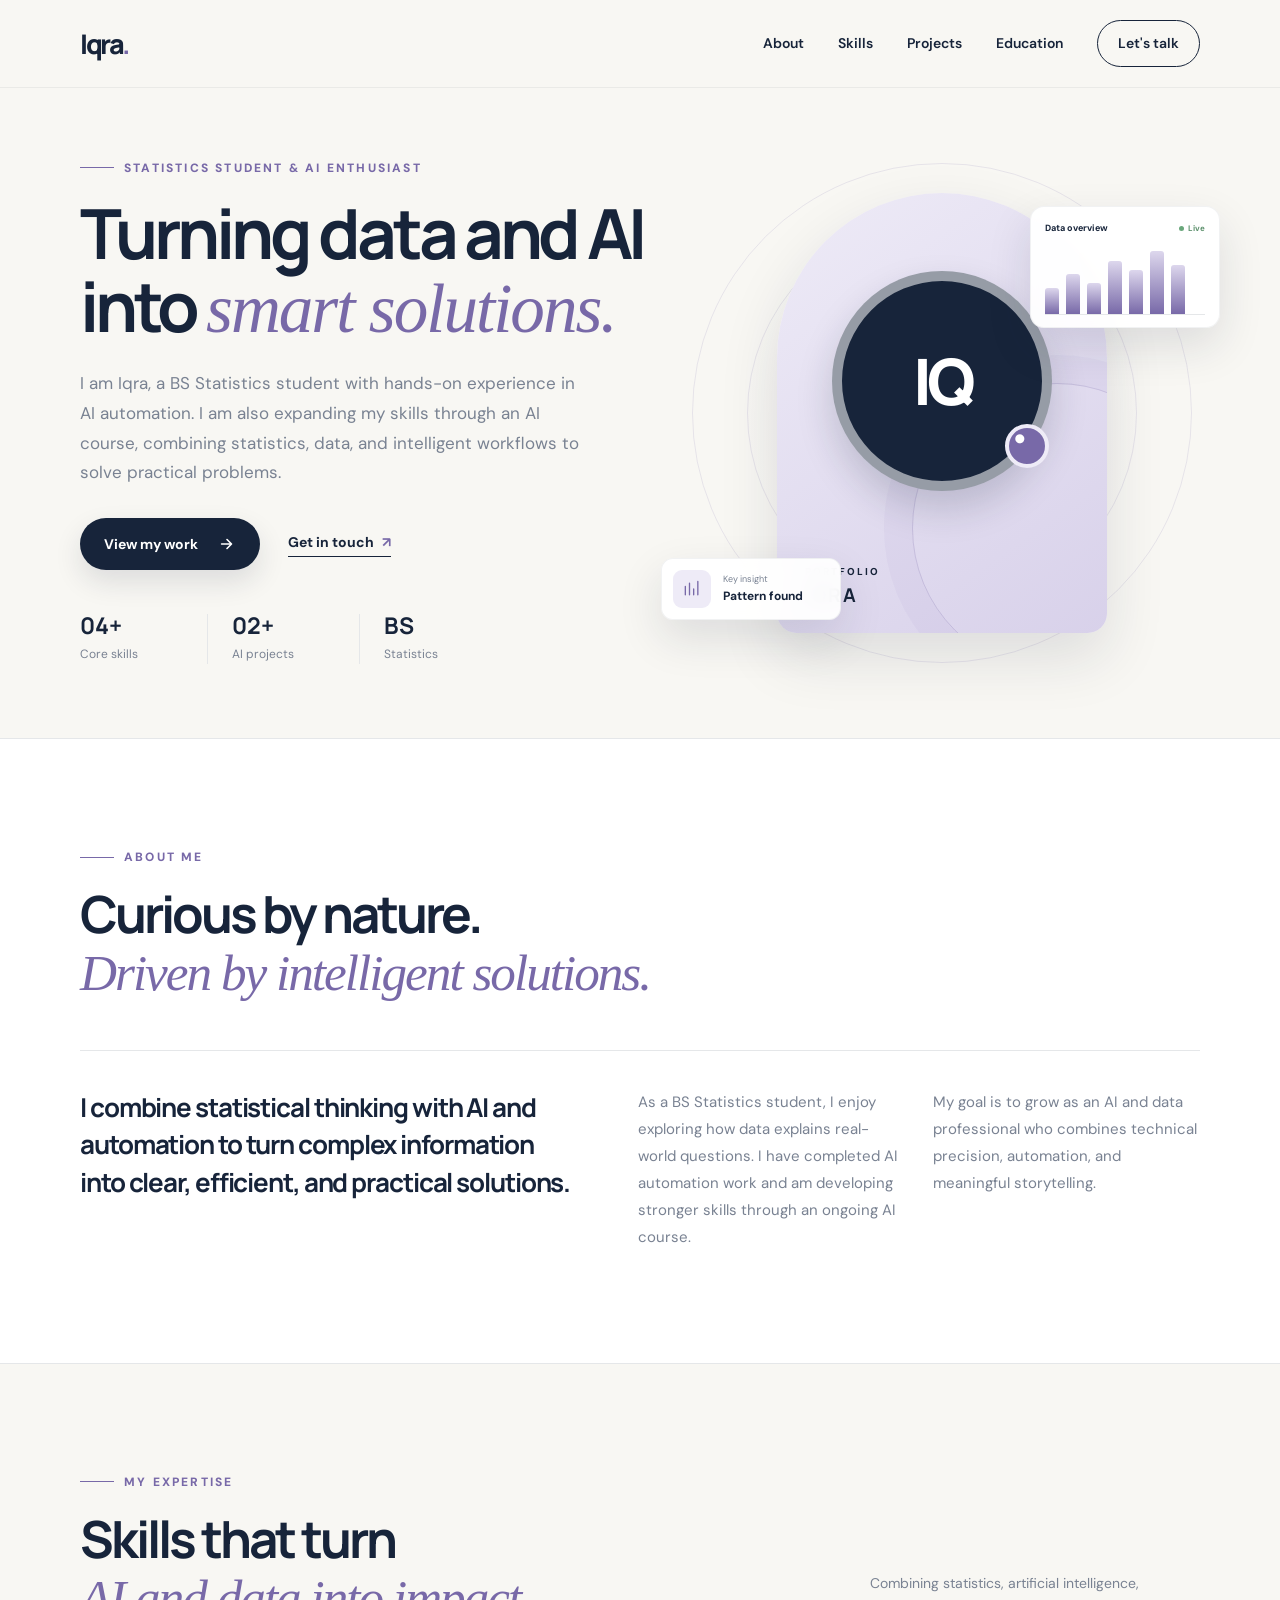
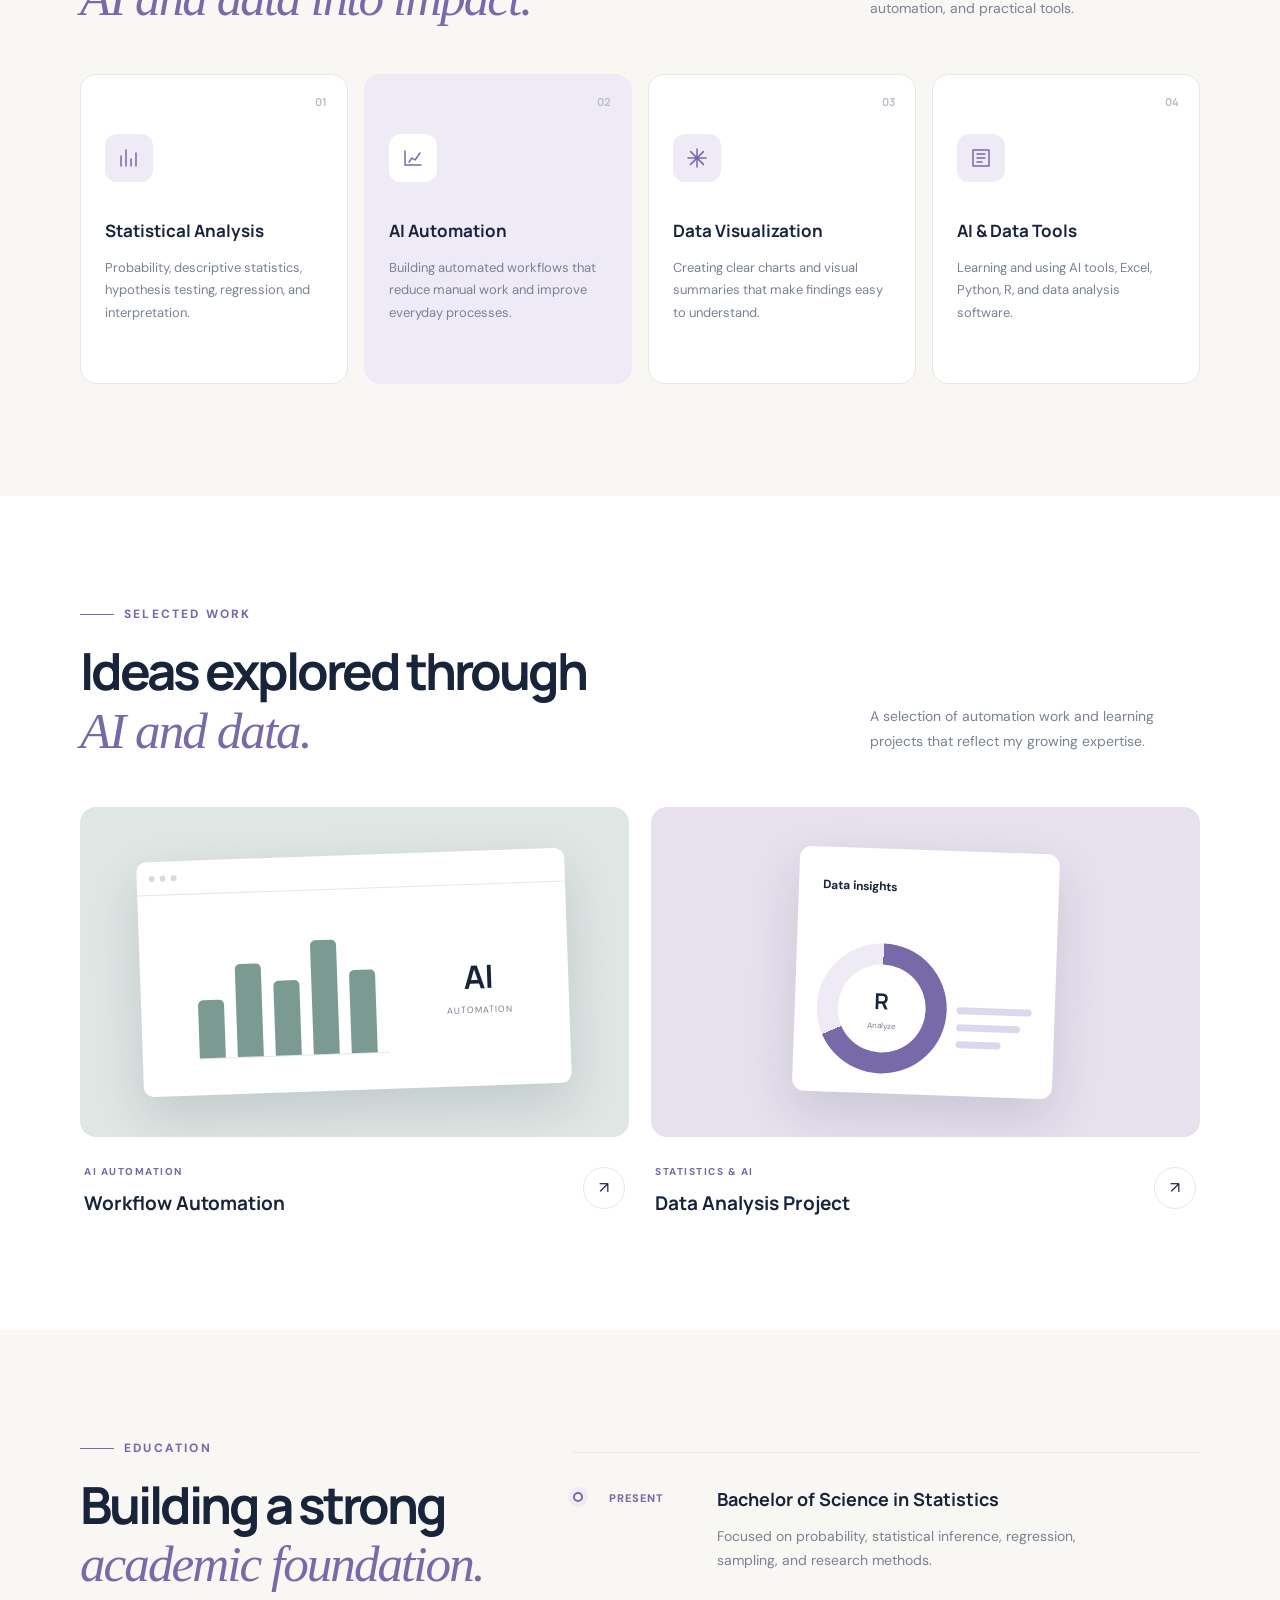
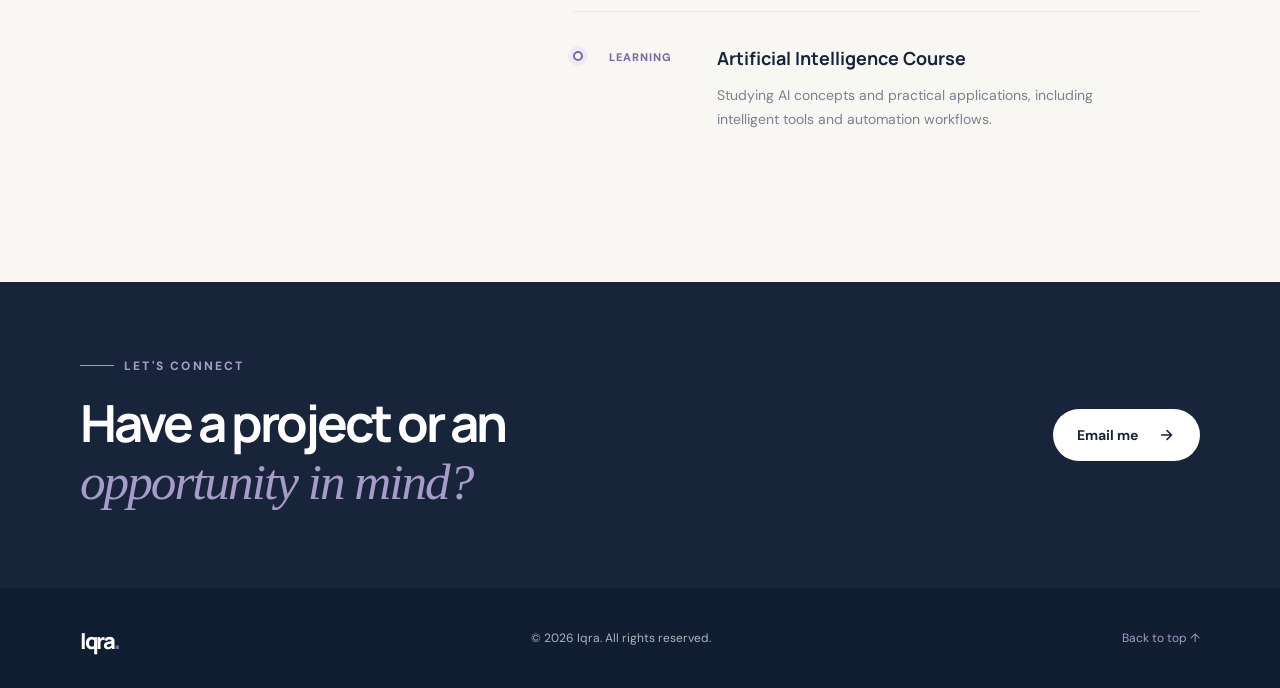
<file: index.html>
<!DOCTYPE html>
<html lang="en">
<head>
  <meta charset="UTF-8">
  <meta name="viewport" content="width=device-width, initial-scale=1.0">
  <meta name="description" content="Iqra's statistics and AI automation portfolio - projects, skills, and education.">
  <title>Iqra | Statistics Student & AI Automation</title>
  <link rel="preconnect" href="https://fonts.googleapis.com">
  <link rel="preconnect" href="https://fonts.gstatic.com" crossorigin>
  <link href="https://fonts.googleapis.com/css2?family=DM+Sans:wght@400;500;600;700&family=Manrope:wght@600;700;800&display=swap" rel="stylesheet">
  <link rel="stylesheet" href="styles.css">
</head>
<body>
  <header class="header">
    <nav class="nav container" aria-label="Main navigation">
      <a class="logo" href="#home" aria-label="Iqra - Home">
        <span>I</span><span>q</span><span>r</span><span>a</span><b>.</b>
      </a>

      <input type="checkbox" id="nav-toggle" class="nav-toggle" aria-label="Toggle navigation">
      <label for="nav-toggle" class="nav-toggle-label">
        <span></span>
        <span></span>
        <span></span>
      </label>

      <div class="nav-links">
        <a href="#about">About</a>
        <a href="#skills">Skills</a>
        <a href="#projects">Projects</a>
        <a href="#education">Education</a>
        <a class="nav-button" href="#contact">Let's talk</a>
      </div>
    </nav>
  </header>

  <main>
    <section class="hero" id="home">
      <div class="container hero-grid">
        <div class="hero-content">
          <p class="eyebrow"><span></span> Statistics Student &amp; AI Enthusiast</p>
          <h1>Turning data and AI into <em>smart solutions.</em></h1>
          <p class="hero-description">
            I am Iqra, a BS Statistics student with hands-on experience in AI automation.
            I am also expanding my skills through an AI course, combining statistics,
            data, and intelligent workflows to solve practical problems.
          </p>
          <div class="hero-actions">
            <a class="button button-primary" href="#projects">
              View my work
              <svg viewBox="0 0 20 20" aria-hidden="true"><path d="M4 10h10M10 5l5 5-5 5"/></svg>
            </a>
            <a class="text-link" href="#contact">Get in touch <span>&nearr;</span></a>
          </div>
          <div class="hero-meta" aria-label="Areas of interest">
            <div><strong>04+</strong><span>Core skills</span></div>
            <div><strong>02+</strong><span>AI projects</span></div>
            <div><strong>BS</strong><span>Statistics</span></div>
          </div>
        </div>

        <div class="hero-visual" aria-label="Data visualization illustration">
          <div class="orbit orbit-one"></div>
          <div class="orbit orbit-two"></div>
          <div class="profile-card">
            <div class="profile-accent"></div>
            <div class="avatar" aria-label="Iqra initials">
              <span>IQ</span>
              <div class="avatar-dots"></div>
            </div>
            <div class="profile-info">
              <span>Portfolio</span>
              <strong>IQRA</strong>
            </div>
          </div>

          <div class="floating-card chart-card">
            <div class="chart-heading">
              <span>Data overview</span>
              <span class="live-dot">Live</span>
            </div>
            <div class="mini-chart" aria-hidden="true">
              <span style="--h: 38%"></span>
              <span style="--h: 58%"></span>
              <span style="--h: 46%"></span>
              <span style="--h: 78%"></span>
              <span style="--h: 64%"></span>
              <span style="--h: 92%"></span>
              <span style="--h: 72%"></span>
            </div>
          </div>

          <div class="floating-card insight-card">
            <div class="insight-icon">
              <svg viewBox="0 0 24 24" aria-hidden="true"><path d="M4 19V9m5 10V5m5 14v-7m5 7V3"/></svg>
            </div>
            <div>
              <small>Key insight</small>
              <strong>Pattern found</strong>
            </div>
          </div>
        </div>
      </div>
    </section>

    <section class="section about" id="about">
      <div class="container">
        <div class="section-heading">
          <p class="eyebrow"><span></span> About me</p>
          <h2>Curious by nature.<br><em>Driven by intelligent solutions.</em></h2>
        </div>
        <div class="about-grid">
          <p class="about-lead">
            I combine statistical thinking with AI and automation to turn complex
            information into clear, efficient, and practical solutions.
          </p>
          <div class="about-copy">
            <p>
              As a BS Statistics student, I enjoy exploring how data explains
              real-world questions. I have completed AI automation work and am
              developing stronger skills through an ongoing AI course.
            </p>
            <p>
              My goal is to grow as an AI and data professional who combines
              technical precision, automation, and meaningful storytelling.
            </p>
          </div>
        </div>
      </div>
    </section>

    <section class="section skills" id="skills">
      <div class="container">
        <div class="section-heading split-heading">
          <div>
            <p class="eyebrow"><span></span> My expertise</p>
            <h2>Skills that turn<br><em>AI and data into impact.</em></h2>
          </div>
          <p>Combining statistics, artificial intelligence, automation, and practical tools.</p>
        </div>

        <div class="skills-grid">
          <article class="skill-card">
            <span class="skill-number">01</span>
            <div class="skill-icon">
              <svg viewBox="0 0 24 24" aria-hidden="true"><path d="M4 20V10m5 10V4m5 16v-7m5 7V7"/></svg>
            </div>
            <h3>Statistical Analysis</h3>
            <p>Probability, descriptive statistics, hypothesis testing, regression, and interpretation.</p>
          </article>
          <article class="skill-card featured">
            <span class="skill-number">02</span>
            <div class="skill-icon">
              <svg viewBox="0 0 24 24" aria-hidden="true"><path d="M4 19V5m0 14h16M8 16l3-4 3 2 5-7"/></svg>
            </div>
            <h3>AI Automation</h3>
            <p>Building automated workflows that reduce manual work and improve everyday processes.</p>
          </article>
          <article class="skill-card">
            <span class="skill-number">03</span>
            <div class="skill-icon">
              <svg viewBox="0 0 24 24" aria-hidden="true"><path d="M12 3v18M3 12h18M5.6 5.6l12.8 12.8M18.4 5.6L5.6 18.4"/></svg>
            </div>
            <h3>Data Visualization</h3>
            <p>Creating clear charts and visual summaries that make findings easy to understand.</p>
          </article>
          <article class="skill-card">
            <span class="skill-number">04</span>
            <div class="skill-icon">
              <svg viewBox="0 0 24 24" aria-hidden="true"><path d="M4 4h16v16H4zM8 8h8M8 12h8M8 16h5"/></svg>
            </div>
            <h3>AI &amp; Data Tools</h3>
            <p>Learning and using AI tools, Excel, Python, R, and data analysis software.</p>
          </article>
        </div>
      </div>
    </section>

    <section class="section projects" id="projects">
      <div class="container">
        <div class="section-heading split-heading">
          <div>
            <p class="eyebrow"><span></span> Selected work</p>
            <h2>Ideas explored through<br><em>AI and data.</em></h2>
          </div>
          <p>A selection of automation work and learning projects that reflect my growing expertise.</p>
        </div>

        <div class="projects-grid">
          <article class="project-card">
            <a class="project-link" href="workflow-automation.html">
              <div class="project-preview preview-one" aria-hidden="true">
                <div class="preview-window">
                  <div class="window-bar"><span></span><span></span><span></span></div>
                  <div class="preview-content">
                    <div class="preview-bars">
                      <span style="--h: 45%"></span><span style="--h: 72%"></span>
                      <span style="--h: 58%"></span><span style="--h: 88%"></span>
                      <span style="--h: 64%"></span>
                    </div>
                    <div class="preview-stats"><b>AI</b><small>Automation</small></div>
                  </div>
                </div>
              </div>
              <div class="project-info">
                <div>
                  <span class="project-type">AI Automation</span>
                  <h3>Workflow Automation</h3>
                </div>
                <span class="project-arrow" aria-hidden="true">&nearr;</span>
              </div>
            </a>
          </article>

          <article class="project-card">
            <a class="project-link" href="data-analysis.html">
              <div class="project-preview preview-two" aria-hidden="true">
                <div class="survey-card">
                  <span class="survey-label">Data insights</span>
                  <div class="donut">
                    <div><strong>R</strong><small>Analyze</small></div>
                  </div>
                  <div class="survey-lines"><span></span><span></span><span></span></div>
                </div>
              </div>
              <div class="project-info">
                <div>
                  <span class="project-type">Statistics &amp; AI</span>
                  <h3>Data Analysis Project</h3>
                </div>
                <span class="project-arrow" aria-hidden="true">&nearr;</span>
              </div>
            </a>
          </article>
        </div>
      </div>
    </section>

    <section class="section education" id="education">
      <div class="container education-grid">
        <div class="section-heading">
          <p class="eyebrow"><span></span> Education</p>
          <h2>Building a strong<br><em>academic foundation.</em></h2>
        </div>
        <div class="timeline">
          <article class="timeline-item">
            <div class="timeline-marker"></div>
            <div class="timeline-year">Present</div>
            <div class="timeline-content">
              <h3>Bachelor of Science in Statistics</h3>
              <p>Focused on probability, statistical inference, regression, sampling, and research methods.</p>
            </div>
          </article>
          <article class="timeline-item">
            <div class="timeline-marker"></div>
            <div class="timeline-year">Learning</div>
            <div class="timeline-content">
              <h3>Artificial Intelligence Course</h3>
              <p>Studying AI concepts and practical applications, including intelligent tools and automation workflows.</p>
            </div>
          </article>
        </div>
      </div>
    </section>

    <section class="contact" id="contact">
      <div class="container contact-inner">
        <div>
          <p class="eyebrow light"><span></span> Let's connect</p>
          <h2>Have a project or an<br><em>opportunity in mind?</em></h2>
        </div>
        <a class="button button-light" href="mailto:iqra@example.com">
          Email me
          <svg viewBox="0 0 20 20" aria-hidden="true"><path d="M4 10h10M10 5l5 5-5 5"/></svg>
        </a>
      </div>
    </section>
  </main>

  <footer class="footer">
    <div class="container footer-inner">
      <a class="logo footer-logo" href="#home"><span>I</span><span>q</span><span>r</span><span>a</span><b>.</b></a>
      <p>&copy; 2026 Iqra. All rights reserved.</p>
      <a class="back-to-top" href="#home">Back to top &uarr;</a>
    </div>
  </footer>
</body>
</html>
</file>
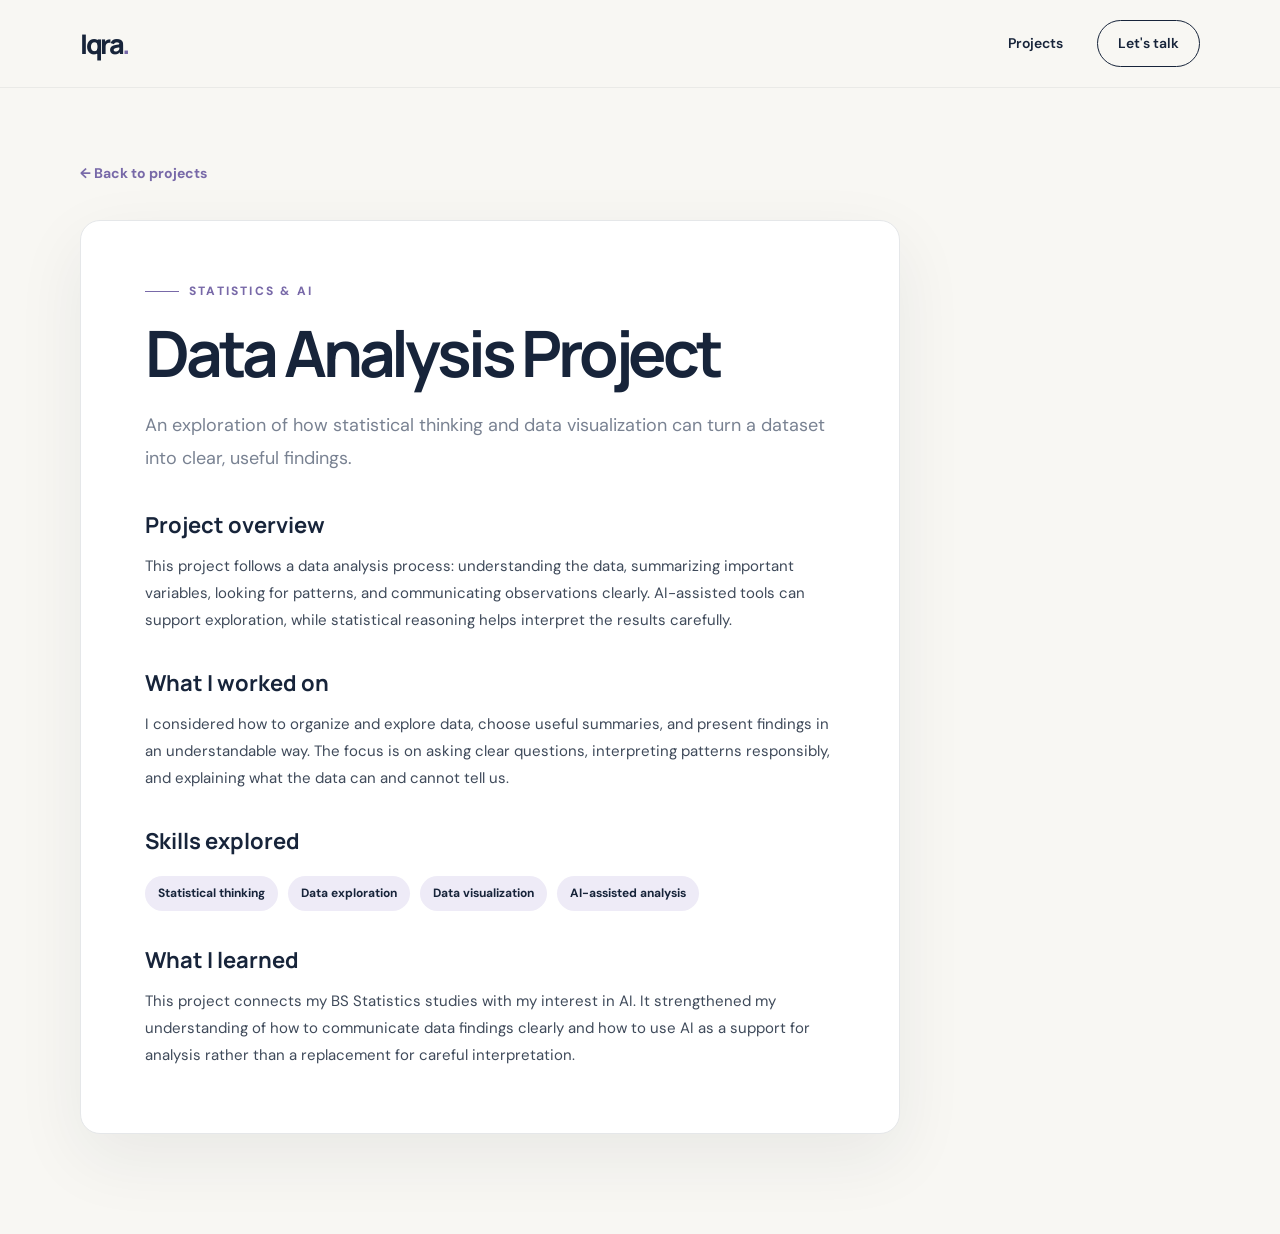
<file: data-analysis.html>
<!DOCTYPE html>
<html lang="en">
<head>
  <meta charset="UTF-8">
  <meta name="viewport" content="width=device-width, initial-scale=1.0">
  <meta name="description" content="Details about Iqra's statistics and data analysis project.">
  <title>Data Analysis Project | Iqra</title>
  <link rel="preconnect" href="https://fonts.googleapis.com">
  <link rel="preconnect" href="https://fonts.gstatic.com" crossorigin>
  <link href="https://fonts.googleapis.com/css2?family=DM+Sans:wght@400;500;600;700&family=Manrope:wght@600;700;800&display=swap" rel="stylesheet">
  <link rel="stylesheet" href="styles.css">
</head>
<body>
  <header class="header">
    <nav class="nav container" aria-label="Main navigation">
      <a class="logo" href="index.html#home" aria-label="Iqra - Home">
        <span>I</span><span>q</span><span>r</span><span>a</span><b>.</b>
      </a>
      <div class="nav-links">
        <a href="index.html#projects">Projects</a>
        <a class="nav-button" href="index.html#contact">Let's talk</a>
      </div>
    </nav>
  </header>
  <main class="project-detail-section">
    <div class="container">
      <a class="project-back-link" href="index.html#projects">&larr; Back to projects</a>
      <article class="project-detail">
        <p class="eyebrow"><span></span> Statistics &amp; AI</p>
        <h1>Data Analysis Project</h1>
        <p class="project-detail-lead">An exploration of how statistical thinking and data visualization can turn a dataset into clear, useful findings.</p>

        <h2>Project overview</h2>
        <p>This project follows a data analysis process: understanding the data, summarizing important variables, looking for patterns, and communicating observations clearly. AI-assisted tools can support exploration, while statistical reasoning helps interpret the results carefully.</p>

        <h2>What I worked on</h2>
        <p>I considered how to organize and explore data, choose useful summaries, and present findings in an understandable way. The focus is on asking clear questions, interpreting patterns responsibly, and explaining what the data can and cannot tell us.</p>

        <h2>Skills explored</h2>
        <div class="project-tools">
          <span>Statistical thinking</span>
          <span>Data exploration</span>
          <span>Data visualization</span>
          <span>AI-assisted analysis</span>
        </div>

        <h2>What I learned</h2>
        <p>This project connects my BS Statistics studies with my interest in AI. It strengthened my understanding of how to communicate data findings clearly and how to use AI as a support for analysis rather than a replacement for careful interpretation.</p>
      </article>
    </div>
  </main>
</body>
</html>
</file>
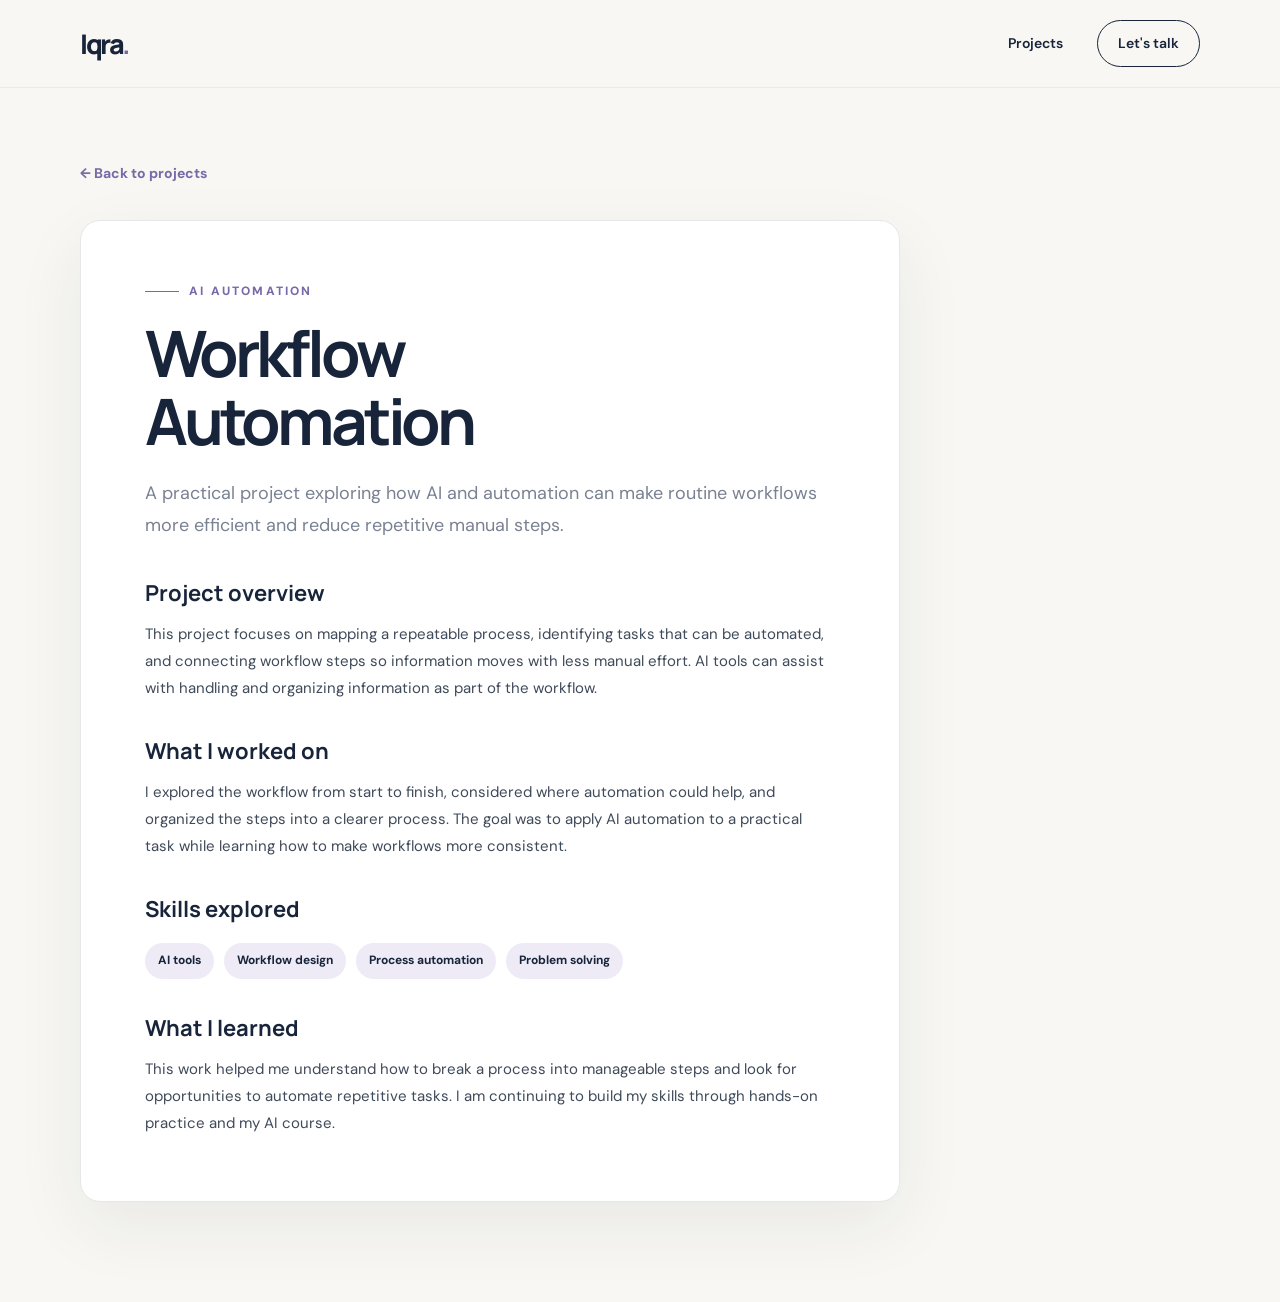
<file: workflow-automation.html>
<!DOCTYPE html>
<html lang="en">
<head>
  <meta charset="UTF-8">
  <meta name="viewport" content="width=device-width, initial-scale=1.0">
  <meta name="description" content="Details about Iqra's AI workflow automation project.">
  <title>Workflow Automation | Iqra</title>
  <link rel="preconnect" href="https://fonts.googleapis.com">
  <link rel="preconnect" href="https://fonts.gstatic.com" crossorigin>
  <link href="https://fonts.googleapis.com/css2?family=DM+Sans:wght@400;500;600;700&family=Manrope:wght@600;700;800&display=swap" rel="stylesheet">
  <link rel="stylesheet" href="styles.css">
</head>
<body>
  <header class="header">
    <nav class="nav container" aria-label="Main navigation">
      <a class="logo" href="index.html#home" aria-label="Iqra - Home">
        <span>I</span><span>q</span><span>r</span><span>a</span><b>.</b>
      </a>
      <div class="nav-links">
        <a href="index.html#projects">Projects</a>
        <a class="nav-button" href="index.html#contact">Let's talk</a>
      </div>
    </nav>
  </header>
  <main class="project-detail-section">
    <div class="container">
      <a class="project-back-link" href="index.html#projects">&larr; Back to projects</a>
      <article class="project-detail">
        <p class="eyebrow"><span></span> AI Automation</p>
        <h1>Workflow Automation</h1>
        <p class="project-detail-lead">A practical project exploring how AI and automation can make routine workflows more efficient and reduce repetitive manual steps.</p>

        <h2>Project overview</h2>
        <p>This project focuses on mapping a repeatable process, identifying tasks that can be automated, and connecting workflow steps so information moves with less manual effort. AI tools can assist with handling and organizing information as part of the workflow.</p>

        <h2>What I worked on</h2>
        <p>I explored the workflow from start to finish, considered where automation could help, and organized the steps into a clearer process. The goal was to apply AI automation to a practical task while learning how to make workflows more consistent.</p>

        <h2>Skills explored</h2>
        <div class="project-tools">
          <span>AI tools</span>
          <span>Workflow design</span>
          <span>Process automation</span>
          <span>Problem solving</span>
        </div>

        <h2>What I learned</h2>
        <p>This work helped me understand how to break a process into manageable steps and look for opportunities to automate repetitive tasks. I am continuing to build my skills through hands-on practice and my AI course.</p>
      </article>
    </div>
  </main>
</body>
</html>
</file>
<file: styles.css>
:root {
  --navy: #17243a;
  --navy-deep: #111d30;
  --purple: #7869a8;
  --purple-light: #a79bc9;
  --cream: #f8f7f3;
  --white: #ffffff;
  --text: #3f4a5a;
  --muted: #798292;
  --line: #e5e7e9;
  --lavender: #eeebf7;
  --lavender-deep: #ddd7ed;
}

* {
  box-sizing: border-box;
  margin: 0;
  padding: 0;
}

html {
  scroll-behavior: smooth;
  scroll-padding-top: 88px;
}

body {
  font-family: "DM Sans", sans-serif;
  color: var(--text);
  background: var(--cream);
  line-height: 1.6;
}

a {
  color: inherit;
  text-decoration: none;
}

.container {
  width: min(1120px, calc(100% - 48px));
  margin-inline: auto;
}

.header {
  height: 88px;
  background: rgba(248, 247, 243, 0.96);
  border-bottom: 1px solid rgba(23, 36, 58, 0.06);
  position: sticky;
  top: 0;
  z-index: 100;
  backdrop-filter: blur(12px);
}

.nav {
  height: 100%;
  display: flex;
  align-items: center;
  justify-content: space-between;
}

.logo {
  font-family: "Manrope", sans-serif;
  font-size: 27px;
  font-weight: 800;
  letter-spacing: -2.5px;
  color: var(--navy);
}

.logo span {
  display: inline-block;
}

.logo b {
  color: var(--purple);
  font-size: 28px;
}

.nav-links {
  display: flex;
  align-items: center;
  gap: 34px;
  font-size: 14px;
  font-weight: 600;
  color: var(--navy);
}

.nav-links > a:not(.nav-button) {
  position: relative;
}

.nav-links > a:not(.nav-button)::after {
  content: "";
  position: absolute;
  left: 0;
  bottom: -7px;
  width: 0;
  height: 2px;
  background: var(--purple);
  transition: width 0.25s ease;
}

.nav-links > a:not(.nav-button):hover::after {
  width: 100%;
}

.nav-button {
  padding: 11px 20px;
  border: 1px solid var(--navy);
  border-radius: 999px;
  transition: 0.25s ease;
}

.nav-button:hover {
  color: var(--white);
  background: var(--navy);
}

.nav-toggle,
.nav-toggle-label {
  display: none;
}

.hero {
  min-height: 650px;
  display: flex;
  align-items: center;
  overflow: hidden;
}

.hero-grid {
  min-height: 650px;
  display: grid;
  grid-template-columns: 54% 46%;
  align-items: center;
}

.hero-content {
  padding: 54px 40px 54px 0;
  position: relative;
  z-index: 2;
}

.eyebrow {
  display: flex;
  align-items: center;
  gap: 10px;
  color: var(--purple);
  font-size: 12px;
  line-height: 1;
  font-weight: 800;
  letter-spacing: 2.2px;
  text-transform: uppercase;
  margin-bottom: 22px;
}

.eyebrow > span {
  width: 34px;
  height: 1px;
  background: var(--purple);
}

h1,
h2,
h3 {
  font-family: "Manrope", sans-serif;
  color: var(--navy);
}

h1 {
  max-width: 580px;
  font-size: clamp(49px, 5.4vw, 74px);
  line-height: 1.06;
  letter-spacing: -4.2px;
  margin-bottom: 24px;
}

h1 em,
h2 em {
  color: var(--purple);
  font-family: Georgia, serif;
  font-weight: 400;
  letter-spacing: -2px;
}

.hero-description {
  max-width: 510px;
  color: var(--muted);
  font-size: 17px;
  line-height: 1.75;
  margin-bottom: 30px;
}

.hero-actions {
  display: flex;
  align-items: center;
  gap: 28px;
}

.button {
  min-height: 52px;
  display: inline-flex;
  align-items: center;
  justify-content: center;
  gap: 20px;
  border-radius: 999px;
  padding: 0 24px;
  font-size: 14px;
  font-weight: 700;
  transition: 0.25s ease;
}

.button svg {
  width: 18px;
  fill: none;
  stroke: currentColor;
  stroke-width: 1.8;
  stroke-linecap: round;
  stroke-linejoin: round;
}

.button-primary {
  color: var(--white);
  background: var(--navy);
  box-shadow: 0 12px 28px rgba(23, 36, 58, 0.12);
}

.button-primary:hover {
  background: var(--purple);
  transform: translateY(-2px);
}

.text-link {
  color: var(--navy);
  font-size: 14px;
  font-weight: 700;
  border-bottom: 1px solid var(--navy);
  padding-bottom: 3px;
}

.text-link span {
  color: var(--purple);
  margin-left: 5px;
}

.hero-meta {
  display: flex;
  align-items: center;
  margin-top: 44px;
}

.hero-meta div {
  min-width: 128px;
  display: grid;
  border-right: 1px solid var(--line);
  padding-right: 24px;
  margin-right: 24px;
}

.hero-meta div:last-child {
  border: 0;
  margin: 0;
}

.hero-meta strong {
  color: var(--navy);
  font-family: "Manrope", sans-serif;
  font-size: 23px;
  line-height: 1;
}

.hero-meta span {
  color: var(--muted);
  font-size: 12px;
  margin-top: 8px;
}

.hero-visual {
  height: 650px;
  position: relative;
  display: grid;
  place-items: center;
  background:
    radial-gradient(circle at 50% 50%, rgba(120, 105, 168, 0.09), transparent 48%);
}

.orbit {
  position: absolute;
  border: 1px solid rgba(120, 105, 168, 0.14);
  border-radius: 50%;
}

.orbit-one {
  width: 500px;
  height: 500px;
}

.orbit-two {
  width: 390px;
  height: 390px;
}

.profile-card {
  width: 330px;
  height: 440px;
  position: relative;
  border-radius: 170px 170px 20px 20px;
  background: linear-gradient(145deg, var(--lavender), #d8d1ea);
  box-shadow: 0 24px 60px rgba(23, 36, 58, 0.12);
  overflow: hidden;
}

.profile-accent {
  width: 290px;
  height: 290px;
  position: absolute;
  right: -95px;
  bottom: -40px;
  border: 1px solid rgba(120, 105, 168, 0.25);
  border-radius: 50%;
  box-shadow: 0 0 0 28px rgba(120, 105, 168, 0.05);
}

.avatar {
  width: 220px;
  height: 220px;
  position: absolute;
  left: 50%;
  top: 78px;
  transform: translateX(-50%);
  display: grid;
  place-items: center;
  border-radius: 50%;
  color: var(--white);
  background: var(--navy);
  border: 10px solid rgba(255, 255, 255, 0.55);
  font-family: "Manrope", sans-serif;
  font-size: 64px;
  font-weight: 800;
  letter-spacing: -5px;
  box-shadow: 0 18px 36px rgba(23, 36, 58, 0.18);
}

.avatar-dots {
  width: 44px;
  height: 44px;
  position: absolute;
  right: -7px;
  bottom: 13px;
  border: 4px solid var(--lavender);
  border-radius: 50%;
  background:
    radial-gradient(circle at 30% 30%, var(--white) 0 4px, transparent 5px),
    var(--purple);
}

.profile-info {
  position: absolute;
  left: 28px;
  bottom: 23px;
  display: grid;
  color: var(--navy);
}

.profile-info span {
  font-size: 10px;
  font-weight: 800;
  letter-spacing: 2px;
  text-transform: uppercase;
}

.profile-info strong {
  font-family: "Manrope", sans-serif;
  font-size: 19px;
  letter-spacing: 2px;
}

.floating-card {
  position: absolute;
  z-index: 3;
  border: 1px solid rgba(23, 36, 58, 0.06);
  background: rgba(255, 255, 255, 0.94);
  box-shadow: 0 18px 45px rgba(23, 36, 58, 0.12);
  backdrop-filter: blur(10px);
}

.chart-card {
  width: 190px;
  right: -20px;
  top: 118px;
  border-radius: 14px;
  padding: 14px 14px 12px;
}

.chart-heading {
  display: flex;
  justify-content: space-between;
  align-items: center;
  color: var(--navy);
  font-size: 9px;
  font-weight: 700;
}

.live-dot {
  display: flex;
  align-items: center;
  gap: 4px;
  color: #5d916d;
  font-size: 8px;
}

.live-dot::before {
  content: "";
  width: 5px;
  height: 5px;
  border-radius: 50%;
  background: #69a77b;
}

.mini-chart {
  height: 70px;
  display: flex;
  align-items: end;
  gap: 7px;
  margin-top: 10px;
  border-bottom: 1px solid var(--line);
}

.mini-chart span {
  width: 14px;
  height: var(--h);
  border-radius: 3px 3px 0 0;
  background: linear-gradient(to top, var(--purple), var(--lavender-deep));
}

.insight-card {
  left: -24px;
  bottom: 118px;
  min-width: 180px;
  display: flex;
  align-items: center;
  gap: 12px;
  border-radius: 12px;
  padding: 11px 14px 11px 11px;
}

.insight-icon {
  width: 38px;
  height: 38px;
  display: grid;
  place-items: center;
  border-radius: 9px;
  background: var(--lavender);
  color: var(--purple);
}

.insight-icon svg {
  width: 20px;
  fill: none;
  stroke: currentColor;
  stroke-width: 1.6;
  stroke-linecap: round;
}

.insight-card div:last-child {
  display: grid;
}

.insight-card small {
  color: var(--muted);
  font-size: 9px;
}

.insight-card strong {
  color: var(--navy);
  font-size: 12px;
}

.section {
  padding: 112px 0;
}

.about {
  background: var(--white);
  border-top: 1px solid var(--line);
  border-bottom: 1px solid var(--line);
}

.section-heading h2 {
  font-size: clamp(38px, 4vw, 54px);
  line-height: 1.12;
  letter-spacing: -3px;
}

.about-grid {
  display: grid;
  grid-template-columns: 48% 52%;
  margin-top: 48px;
  border-top: 1px solid var(--line);
  padding-top: 38px;
}

.about-lead {
  max-width: 500px;
  color: var(--navy);
  font-family: "Manrope", sans-serif;
  font-size: 26px;
  line-height: 1.45;
  font-weight: 700;
  letter-spacing: -1.1px;
}

.about-copy {
  display: grid;
  grid-template-columns: 1fr 1fr;
  gap: 28px;
  color: var(--muted);
  font-size: 15px;
  line-height: 1.8;
  padding-left: 20px;
}

.split-heading {
  display: flex;
  align-items: end;
  justify-content: space-between;
  margin-bottom: 48px;
}

.split-heading > p {
  max-width: 330px;
  color: var(--muted);
  font-size: 14px;
  line-height: 1.75;
  margin-bottom: 6px;
}

.skills-grid {
  display: grid;
  grid-template-columns: repeat(4, 1fr);
  gap: 16px;
}

.skill-card {
  min-height: 310px;
  position: relative;
  border: 1px solid var(--line);
  border-radius: 16px;
  background: var(--white);
  padding: 25px 24px;
  transition: 0.28s ease;
}

.skill-card:hover {
  transform: translateY(-7px);
  box-shadow: 0 18px 40px rgba(23, 36, 58, 0.08);
}

.skill-card.featured {
  background: var(--lavender);
  border-color: var(--lavender);
}

.skill-number {
  position: absolute;
  right: 20px;
  top: 18px;
  color: #babec6;
  font-family: "Manrope", sans-serif;
  font-size: 11px;
  font-weight: 700;
}

.skill-icon {
  width: 48px;
  height: 48px;
  display: grid;
  place-items: center;
  border-radius: 12px;
  color: var(--purple);
  background: var(--lavender);
  margin: 34px 0 35px;
}

.featured .skill-icon {
  background: var(--white);
}

.skill-icon svg {
  width: 24px;
  fill: none;
  stroke: currentColor;
  stroke-width: 1.5;
  stroke-linecap: round;
  stroke-linejoin: round;
}

.skill-card h3 {
  font-size: 17px;
  margin-bottom: 12px;
}

.skill-card p {
  color: var(--muted);
  font-size: 13px;
  line-height: 1.75;
}

.projects {
  background: var(--white);
}

.projects-grid {
  display: grid;
  grid-template-columns: 1fr 1fr;
  gap: 22px;
}

.project-card {
  min-width: 0;
}

.project-link {
  display: block;
  height: 100%;
  border-radius: 16px;
}

.project-link:focus-visible {
  outline: 3px solid var(--purple);
  outline-offset: 5px;
}

.project-preview {
  height: 330px;
  display: grid;
  place-items: center;
  border-radius: 16px;
  overflow: hidden;
}

.preview-one {
  background: #dfe6e4;
}

.preview-two {
  background: #e7e1ee;
}

.preview-window {
  width: 78%;
  height: 235px;
  border-radius: 10px;
  background: var(--white);
  box-shadow: 0 20px 50px rgba(23, 36, 58, 0.14);
  transform: rotate(-2deg);
  overflow: hidden;
}

.window-bar {
  height: 34px;
  display: flex;
  align-items: center;
  gap: 5px;
  border-bottom: 1px solid var(--line);
  padding-left: 12px;
}

.window-bar span {
  width: 6px;
  height: 6px;
  border-radius: 50%;
  background: #d6dae0;
}

.preview-content {
  height: 200px;
  display: flex;
  align-items: center;
  justify-content: space-around;
  padding: 28px;
}

.preview-bars {
  width: 190px;
  height: 130px;
  display: flex;
  align-items: end;
  gap: 12px;
  border-bottom: 1px solid var(--line);
}

.preview-bars span {
  width: 26px;
  height: var(--h);
  border-radius: 5px 5px 0 0;
  background: #7b9a92;
}

.preview-stats {
  display: grid;
  text-align: center;
}

.preview-stats b {
  color: var(--navy);
  font-family: "Manrope", sans-serif;
  font-size: 32px;
}

.preview-stats small {
  color: var(--muted);
  font-size: 9px;
  text-transform: uppercase;
  letter-spacing: 1px;
}

.survey-card {
  width: 260px;
  height: 245px;
  position: relative;
  border-radius: 12px;
  background: var(--white);
  box-shadow: 0 20px 50px rgba(23, 36, 58, 0.14);
  transform: rotate(2deg);
  padding: 24px;
}

.survey-label {
  color: var(--navy);
  font-size: 12px;
  font-weight: 700;
}

.donut {
  width: 130px;
  height: 130px;
  display: grid;
  place-items: center;
  position: absolute;
  left: 22px;
  bottom: 20px;
  border-radius: 50%;
  background: conic-gradient(var(--purple) 0 68%, var(--lavender) 68% 100%);
}

.donut::after {
  content: "";
  width: 88px;
  height: 88px;
  position: absolute;
  border-radius: 50%;
  background: var(--white);
}

.donut div {
  position: relative;
  z-index: 2;
  display: grid;
  text-align: center;
}

.donut strong {
  color: var(--navy);
  font-family: "Manrope", sans-serif;
  font-size: 22px;
}

.donut small {
  color: var(--muted);
  font-size: 8px;
}

.survey-lines {
  width: 75px;
  display: grid;
  gap: 10px;
  position: absolute;
  right: 23px;
  bottom: 48px;
}

.survey-lines span {
  height: 7px;
  border-radius: 4px;
  background: var(--lavender-deep);
}

.survey-lines span:nth-child(2) {
  width: 85%;
}

.survey-lines span:nth-child(3) {
  width: 60%;
}

.project-info {
  display: flex;
  align-items: center;
  justify-content: space-between;
  gap: 12px;
  padding: 20px 4px 0;
}

.project-type {
  color: var(--purple);
  font-size: 10px;
  font-weight: 800;
  letter-spacing: 1.5px;
  text-transform: uppercase;
}

.project-info h3 {
  font-size: 19px;
  margin-top: 5px;
}

.project-arrow {
  width: 42px;
  height: 42px;
  display: grid;
  place-items: center;
  border: 1px solid var(--line);
  border-radius: 50%;
  color: var(--navy);
  transition: 0.25s ease;
}

.project-link:hover .project-arrow {
  color: var(--white);
  background: var(--navy);
  border-color: var(--navy);
  transform: rotate(45deg);
}

.project-detail-section {
  min-height: calc(100vh - 88px);
  padding: 72px 0 100px;
}

.project-back-link {
  display: inline-flex;
  align-items: center;
  gap: 9px;
  color: var(--purple);
  font-size: 14px;
  font-weight: 700;
  margin-bottom: 36px;
}

.project-back-link:hover {
  color: var(--navy);
}

.project-detail {
  max-width: 820px;
  padding: clamp(28px, 6vw, 64px);
  border: 1px solid var(--line);
  border-radius: 20px;
  background: var(--white);
  box-shadow: 0 24px 70px rgba(23, 36, 58, 0.07);
}

.project-detail h1 {
  font-size: clamp(38px, 6vw, 64px);
  margin-bottom: 22px;
}

.project-detail-lead {
  color: var(--muted);
  font-size: 18px;
  line-height: 1.8;
  margin-bottom: 34px;
}

.project-detail h2 {
  font-size: 22px;
  margin: 32px 0 10px;
}

.project-detail p:not(.eyebrow):not(.project-detail-lead) {
  color: var(--text);
  font-size: 15px;
  line-height: 1.8;
}

.project-detail .project-tools {
  display: flex;
  flex-wrap: wrap;
  gap: 10px;
  margin-top: 16px;
}

.project-tools span {
  padding: 8px 13px;
  border-radius: 999px;
  background: var(--lavender);
  color: var(--navy);
  font-size: 12px;
  font-weight: 700;
}

.education-grid {
  display: grid;
  grid-template-columns: 44% 56%;
}

.timeline {
  padding-top: 10px;
}

.timeline-item {
  display: grid;
  grid-template-columns: 18px 90px 1fr;
  gap: 18px;
  position: relative;
  border-top: 1px solid var(--line);
  padding: 32px 0 38px;
}

.timeline-marker {
  width: 10px;
  height: 10px;
  border: 2px solid var(--purple);
  border-radius: 50%;
  margin-top: 7px;
  background: var(--cream);
  box-shadow: 0 0 0 5px var(--lavender);
}

.timeline-year {
  color: var(--purple);
  font-size: 11px;
  font-weight: 800;
  text-transform: uppercase;
  letter-spacing: 1px;
  margin-top: 5px;
}

.timeline-content h3 {
  font-size: 18px;
  margin-bottom: 10px;
}

.timeline-content p {
  max-width: 410px;
  color: var(--muted);
  font-size: 14px;
  line-height: 1.75;
}

.contact {
  background: var(--navy);
  color: var(--white);
  padding: 78px 0;
}

.contact-inner {
  display: flex;
  align-items: center;
  justify-content: space-between;
}

.eyebrow.light {
  color: var(--purple-light);
}

.eyebrow.light > span {
  background: var(--purple-light);
}

.contact h2 {
  color: var(--white);
  font-size: clamp(38px, 4vw, 54px);
  line-height: 1.12;
  letter-spacing: -3px;
}

.contact h2 em {
  color: var(--purple-light);
}

.button-light {
  color: var(--navy);
  background: var(--white);
}

.button-light:hover {
  background: var(--lavender);
  transform: translateY(-2px);
}

.footer {
  background: var(--navy-deep);
  color: #adb4bf;
}

.footer-inner {
  min-height: 100px;
  display: flex;
  align-items: center;
  justify-content: space-between;
}

.footer-logo {
  color: var(--white);
  font-size: 22px;
}

.footer p,
.back-to-top {
  font-size: 12px;
}

.back-to-top {
  color: var(--purple-light);
}

@media (max-width: 980px) {
  .nav-links {
    gap: 20px;
  }

  .hero-grid {
    grid-template-columns: 58% 42%;
  }

  .profile-card {
    width: 290px;
  }

  .chart-card {
    right: -8px;
  }

  .insight-card {
    left: -10px;
  }

  .skills-grid {
    grid-template-columns: 1fr 1fr;
  }

  .about-grid {
    grid-template-columns: 43% 57%;
  }

  .about-copy {
    grid-template-columns: 1fr;
  }
}

@media (max-width: 760px) {
  .container {
    width: min(100% - 36px, 1120px);
  }

  .header {
    height: 72px;
  }

  .nav-toggle-label {
    width: 38px;
    height: 38px;
    display: flex;
    flex-direction: column;
    align-items: center;
    justify-content: center;
    gap: 5px;
    cursor: pointer;
  }

  .nav-toggle-label span {
    width: 20px;
    height: 2px;
    background: var(--navy);
    transition: 0.25s ease;
  }

  .nav-links {
    height: 0;
    position: absolute;
    left: 0;
    right: 0;
    top: 72px;
    display: flex;
    flex-direction: column;
    align-items: stretch;
    gap: 0;
    overflow: hidden;
    background: var(--cream);
    border-bottom: 1px solid var(--line);
    transition: height 0.3s ease;
  }

  .nav-links a {
    padding: 14px 18px;
  }

  .nav-links .nav-button {
    border-radius: 0;
    border: 0;
    border-top: 1px solid var(--line);
  }

  .nav-toggle:checked ~ .nav-links {
    height: 248px;
  }

  .nav-toggle:checked ~ .nav-toggle-label span:first-child {
    transform: translateY(7px) rotate(45deg);
  }

  .nav-toggle:checked ~ .nav-toggle-label span:nth-child(2) {
    opacity: 0;
  }

  .nav-toggle:checked ~ .nav-toggle-label span:last-child {
    transform: translateY(-7px) rotate(-45deg);
  }

  .hero,
  .hero-grid {
    min-height: auto;
  }

  .hero-grid {
    grid-template-columns: 1fr;
  }

  .hero-content {
    padding: 74px 0 30px;
  }

  h1 {
    max-width: 500px;
    font-size: clamp(45px, 13vw, 64px);
  }

  .hero-visual {
    height: 520px;
  }

  .profile-card {
    width: 290px;
    height: 390px;
  }

  .avatar {
    top: 58px;
  }

  .orbit-one {
    width: 430px;
    height: 430px;
  }

  .orbit-two {
    width: 340px;
    height: 340px;
  }

  .chart-card {
    right: 0;
  }

  .insight-card {
    left: 0;
  }

  .section {
    padding: 80px 0;
  }

  .about-grid,
  .education-grid {
    grid-template-columns: 1fr;
  }

  .about-copy {
    padding: 32px 0 0;
  }

  .split-heading {
    display: grid;
    gap: 24px;
  }

  .projects-grid {
    grid-template-columns: 1fr;
  }

  .education-grid {
    gap: 42px;
  }

  .contact-inner {
    align-items: flex-start;
    flex-direction: column;
    gap: 35px;
  }
}

@media (max-width: 520px) {
  .container {
    width: calc(100% - 32px);
  }

  h1 {
    letter-spacing: -3px;
  }

  .hero-description {
    font-size: 15px;
  }

  .hero-actions {
    align-items: flex-start;
    flex-direction: column;
    gap: 18px;
  }

  .hero-meta {
    width: 100%;
  }

  .hero-meta div {
    min-width: 0;
    flex: 1;
    padding-right: 12px;
    margin-right: 12px;
  }

  .hero-meta strong {
    font-size: 20px;
  }

  .hero-visual {
    height: 480px;
  }

  .profile-card {
    width: 250px;
    height: 350px;
  }

  .avatar {
    width: 180px;
    height: 180px;
    top: 55px;
    font-size: 52px;
  }

  .chart-card {
    width: 150px;
    right: -7px;
    top: 72px;
  }

  .mini-chart {
    height: 58px;
    gap: 5px;
  }

  .mini-chart span {
    width: 12px;
  }

  .insight-card {
    min-width: 160px;
    left: -7px;
    bottom: 75px;
  }

  .orbit-one {
    width: 360px;
    height: 360px;
  }

  .orbit-two {
    width: 300px;
    height: 300px;
  }

  .section-heading h2,
  .contact h2 {
    letter-spacing: -2px;
  }

  .about-lead {
    font-size: 22px;
  }

  .skills-grid {
    grid-template-columns: 1fr;
  }

  .skill-card {
    min-height: 260px;
  }

  .project-preview {
    height: 280px;
  }

  .preview-window {
    width: 88%;
  }

  .survey-card {
    transform: scale(0.9) rotate(2deg);
  }

  .timeline-item {
    grid-template-columns: 16px 72px 1fr;
    gap: 10px;
  }

  .timeline-content h3 {
    font-size: 16px;
  }

  .footer-inner {
    min-height: 130px;
    flex-wrap: wrap;
  }

  .footer p {
    order: 3;
    width: 100%;
  }
}
</file>
